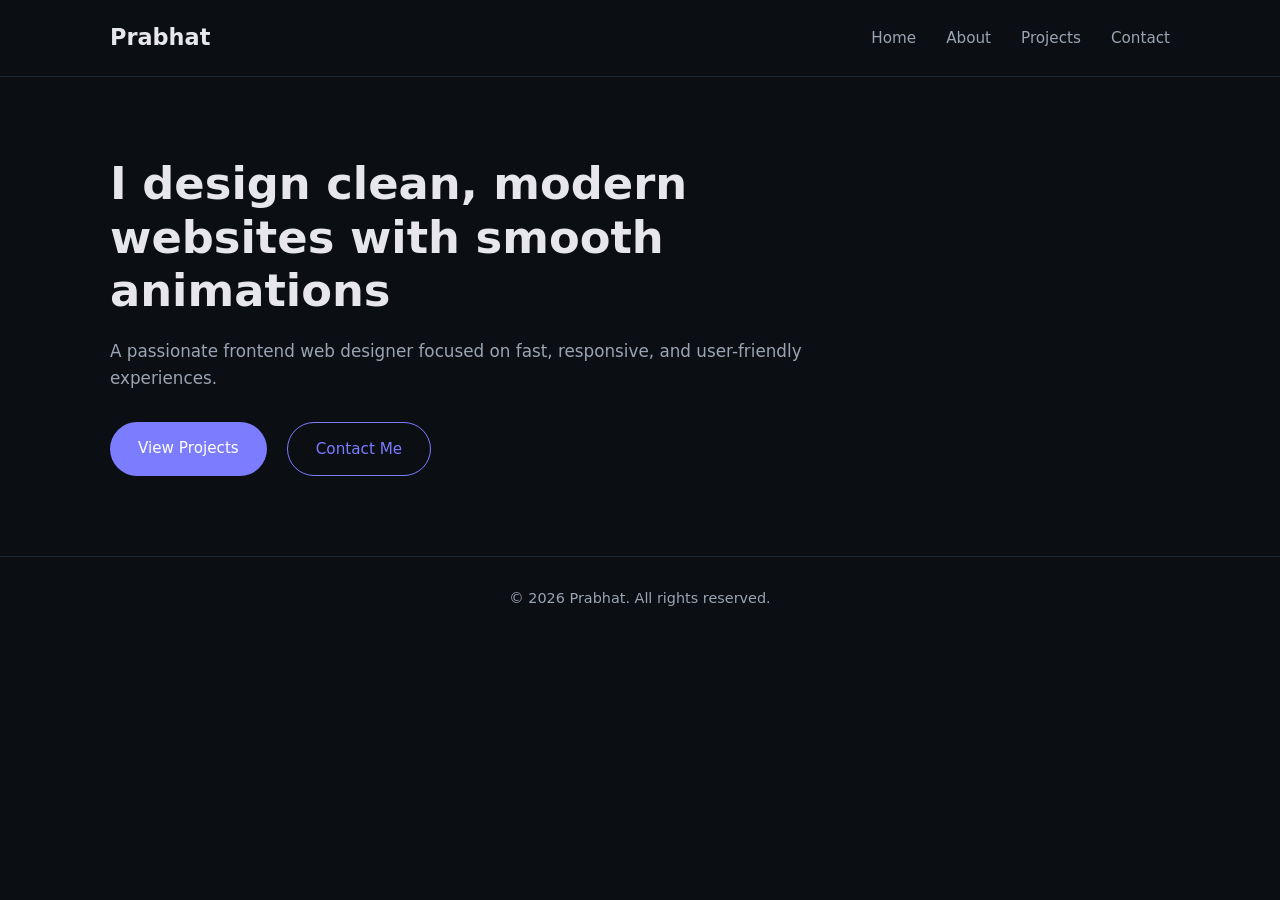
<file: index.html>
<!DOCTYPE html>
<htm lang="en">
    <head>
        <meta charset="UTF-8">
        <meta name="viewport"  content=" width=device-width   initial-scale=1.0">
        <title>Prabhat | fronten web designer</title>
        <link rel="stylesheet" href="index.css" >
    </head>
    <body>

        <header class="header">
            <nav class="nav">
                <a href="index.html" class="logo">Prabhat</a>
                <ul class="nav-links">
      <li><a href="index.html">Home</a></li>
      <li><a href="about.html">About</a></li>
      <li><a href="projects.html">Projects</a></li>
      <li><a href="contact.html">Contact</a></li>
                </ul> 
            </nav>
        </header>

        <main>
            <section class="hero">
                <h1>I design clean, modern websites with smooth animations</h1>
                <p>A passionate frontend web designer focused on fast,
      responsive, and user-friendly experiences.</p>

      <div class="hero-buttons">
  <a href="projects.html" class="btn primary">View Projects</a>
  <a href="contact.html" class="btn secondary">Contact Me</a>
</div>

            </section>

        </main>

        <footer class="footer">
  <p>© 2026 Prabhat. All rights reserved.</p>
</footer>

    </body>
</html>
</file>
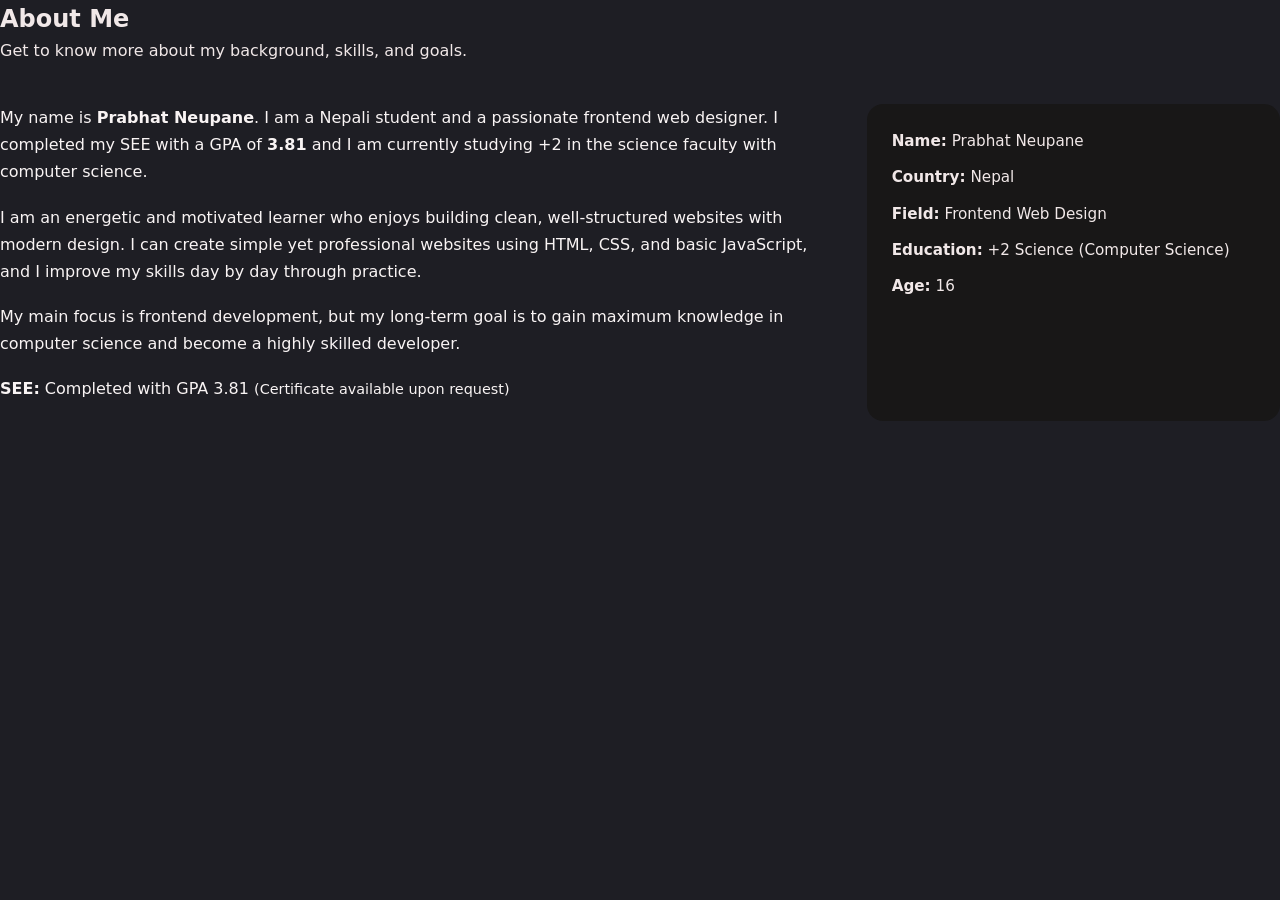
<file: about.html>
<!DOCTYPE html>
<html lang="en">
    <head>
        <meta charset="UTF-8">
        <meta name="viewport" contant="width=device-width   inttial-scale=1.0">
        <title>About | Prabhat Neupane</title>
        <link rel="stylesheet"  href="about.css">
    </head>
    <body>
        
            <main>

  <section class="about">

    <h1 class="page-title">About Me</h1>
    <p class="page-subtitle">
      Get to know more about my background, skills, and goals.
    </p>

    <div class="about-content">

      <div class="about-text">
        <p>
          My name is <strong>Prabhat Neupane</strong>. I am a Nepali student and a
          passionate frontend web designer. I completed my SEE with a GPA of
          <strong>3.81</strong> and I am currently studying +2 in the science faculty
          with computer science.
        </p>

        <p>
          I am an energetic and motivated learner who enjoys building clean,
          well-structured websites with modern design. I can create simple yet
          professional websites using HTML, CSS, and basic JavaScript, and I
          improve my skills day by day through practice.
        </p>

        <p>
          My main focus is frontend development, but my long-term goal is to gain
          maximum knowledge in computer science and become a highly skilled
          developer.
        </p>

        <p>
    <strong>SEE:</strong> Completed with GPA 3.81
    <span class="muted">(Certificate available upon request)</span>
  </p>
      </div>

      <div class="about-info">
        <ul>
          <li><strong>Name:</strong> Prabhat Neupane</li>
          <li><strong>Country:</strong> Nepal</li>
          <li><strong>Field:</strong> Frontend Web Design</li>
          <li><strong>Education:</strong> +2 Science (Computer Science)</li>
          <li><strong>Age:</strong> 16</li>
        </ul>
      </div>

    </div>

  </section>


        </main>
    </body>
</html>
</file>
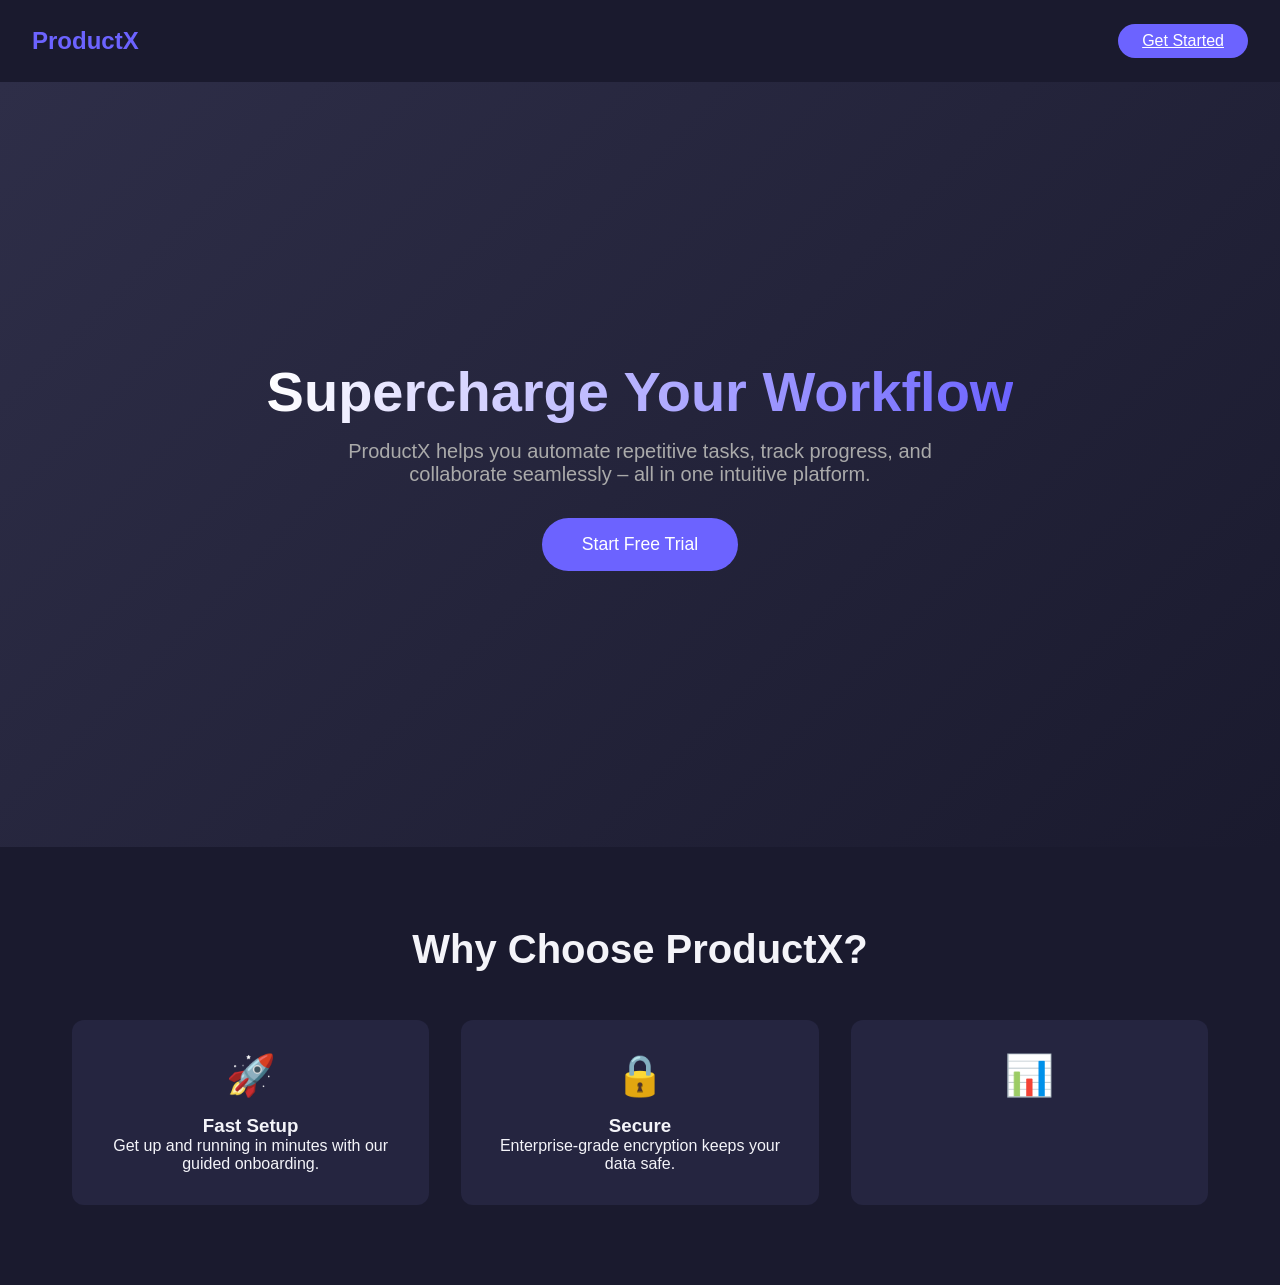
<file: code.html>
<!DOCTYPE html>
<html lang="en">
<head>
  <meta charset="UTF-8">
  <meta name="viewport" content="width=device-width, initial-scale=1.0">
  <title>Product X – Landing Page</title>
  <style>
    /* Inline CSS for quick copy‑paste – you can move to a separate style.css */
    :root { --primary: #6c63ff; --dark: #1a1a2e; --light: #f4f4f9; }
    * { margin: 0; padding: 0; box-sizing: border-box; }
    body { font-family: 'Segoe UI', sans-serif; background: var(--dark); color: var(--light); }
    header { padding: 1.5rem 2rem; display: flex; justify-content: space-between; align-items: center; }
    .logo { font-size: 1.5rem; font-weight: bold; color: var(--primary); }
    .hero {
      height: 85vh;
      display: flex;
      flex-direction: column;
      align-items: center;
      justify-content: center;
      text-align: center;
      background: linear-gradient(135deg, #2e2e48 0%, #1a1a2e 100%);
      padding: 0 1rem;
    }
    .hero h1 { font-size: 3.5rem; margin-bottom: 1rem; background: linear-gradient(90deg, #fff, #6c63ff); -webkit-background-clip: text; -webkit-text-fill-color: transparent; }
    .hero p { font-size: 1.25rem; max-width: 600px; margin-bottom: 2rem; color: #aaa; }
    .cta-btn {
      padding: 1rem 2.5rem;
      background: var(--primary);
      color: #fff;
      border: none;
      border-radius: 50px;
      font-size: 1.1rem;
      cursor: pointer;
      transition: transform 0.2s, box-shadow 0.2s;
    }
    .cta-btn:hover { transform: translateY(-3px); box-shadow: 0 8px 20px rgba(108,99,255,0.4); }
    .features { padding: 5rem 2rem; max-width: 1200px; margin: 0 auto; }
    .features h2 { text-align: center; margin-bottom: 3rem; font-size: 2.5rem; }
    .feature-grid { display: grid; grid-template-columns: repeat(auto-fit, minmax(280px, 1fr)); gap: 2rem; }
    .feature-card {
      background: #252540;
      padding: 2rem;
      border-radius: 12px;
      text-align: center;
      transition: transform 0.3s, box-shadow 0.3s;
    }
    .feature-card:hover { transform: translateY(-5px); box-shadow: 0 10px 30px rgba(0,0,0,0.3); }
    .feature-icon { font-size: 2.5rem; margin-bottom: 1rem; }
    .testimonials { padding: 5rem 2rem; background: #151525; text-align: center; }
    .testimonial { max-width: 700px; margin: 0 auto 2rem; font-style: italic; color: #ccc; }
    .testimonial strong { display: block; margin-top: 0.5rem; color: var(--primary); }
    footer { padding: 2rem; text-align: center; color: #666; }
  </style>
</head>
<body>
  <header>
    <div class="logo">ProductX</div>
    <a href="#contact" class="cta-btn" style="padding: 0.5rem 1.5rem; font-size:1rem;">Get Started</a>
  </header>

  <section class="hero">
    <h1>Supercharge Your Workflow</h1>
    <p>ProductX helps you automate repetitive tasks, track progress, and collaborate seamlessly – all in one intuitive platform.</p>
    <button class="cta-btn" onclick="alert('Redirect to signup…')">Start Free Trial</button>
  </section>

  <section class="features">
    <h2>Why Choose ProductX?</h2>
    <div class="feature-grid">
      <div class="feature-card">
        <div class="feature-icon">🚀</div>
        <h3>Fast Setup</h3>
        <p>Get up and running in minutes with our guided onboarding.</p>
      </div>
      <div class="feature-card">
        <div class="feature-icon">🔒</div>
        <h3>Secure</h3>
        <p>Enterprise‑grade encryption keeps your data safe.</p>
      </div>
      <div class="feature-card">
        <div class="feature-icon">📊</div>
        <h
</file>
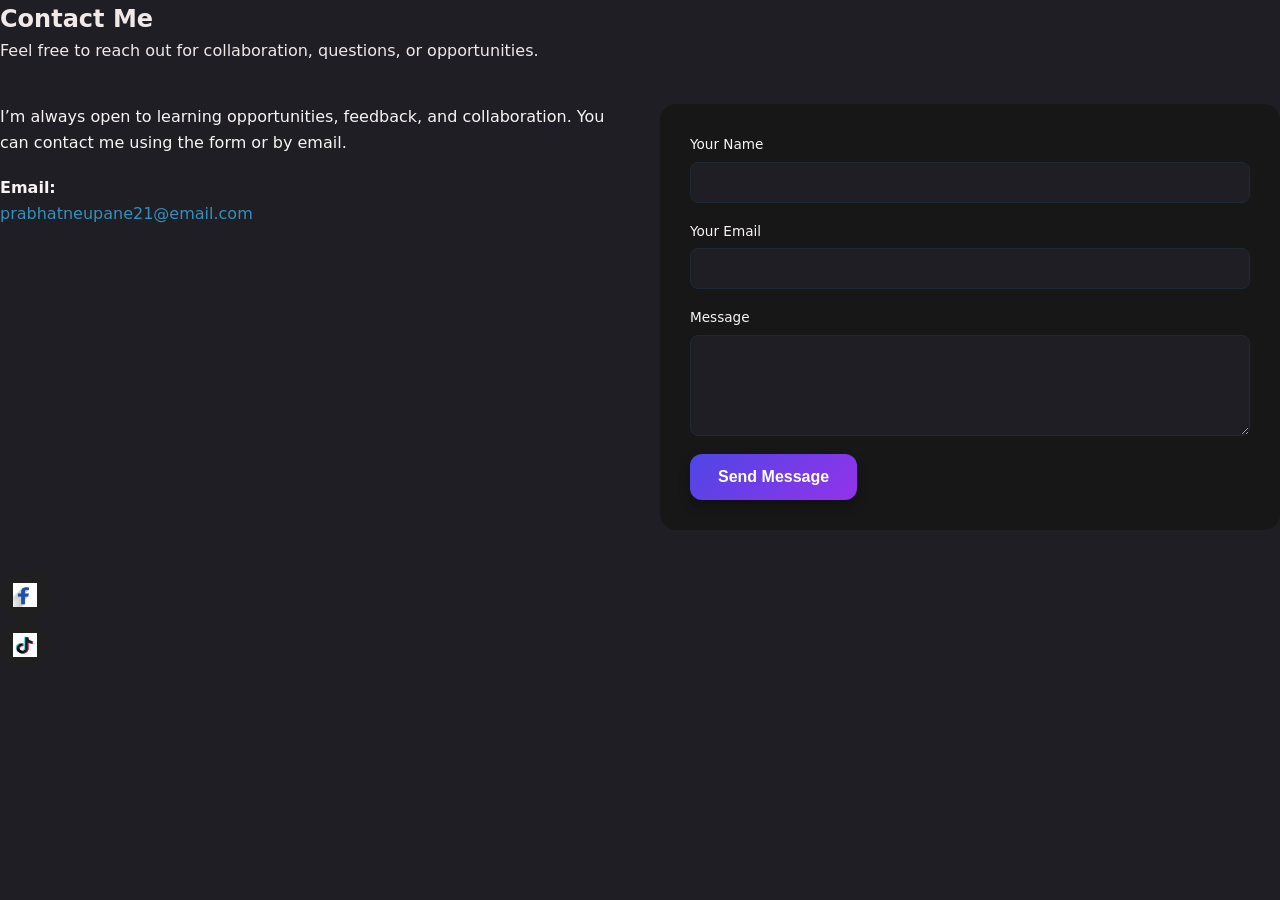
<file: contact.html>
<!DOCTYPE html>
<html lang="en">
    <head>
        <meta charset="UTF-8">
        <meta name="viewport" contact="width=device-width   initial-scale=1.0">
        <title> Contact | Prbhat Neupane </title>
        <link rel="stylesheet" href="contact.css">
        <head>
            <body>
                <main>

  <section class="contact">

    <h1 class="page-title">Contact Me</h1>
    <p class="page-subtitle">
      Feel free to reach out for collaboration, questions, or opportunities.
    </p>

    <div class="contact-container">

      
      <div class="contact-info">
        <p>
          I’m always open to learning opportunities, feedback, and collaboration.
          You can contact me using the form or by email.
        </p>

        <p>
          <strong>Email:</strong><br>
          <a href="mailto:prabhatneupane00@email.com">prabhatneupane21@email.com</a>
        </p>
      </div>

      
      <form class="contact-form">

        <div class="form-group">
          <label for="name">Your Name</label>
          <input type="text" id="name" required>
        </div>

        <div class="form-group">
          <label for="email">Your Email</label>
          <input type="email" id="email" required>
        </div>

        <div class="form-group">
          <label for="message">Message</label>
          <textarea id="message" rows="5" required></textarea>
        </div>

        <button type="submit" class="btn send-btn">
          Send Message
        </button>
        </form>
        
        <div class="social-links">

  <a href="https://www.facebook.com/prabhat.prabhat.675823" target="_blank" aria-label="Facebook">
    <img src="facebook.png" alt="Facebook logo">
  </a>
  <a href="https://www.tiktok.com/@prabhat097" target="_blank" aria-label="TikTok">
    <img src="tiktok.png" alt="TikTok logo">
  </a>
  
</div>

     

    </div>

    

  </section>

</main>
</body>
</html>
</file>
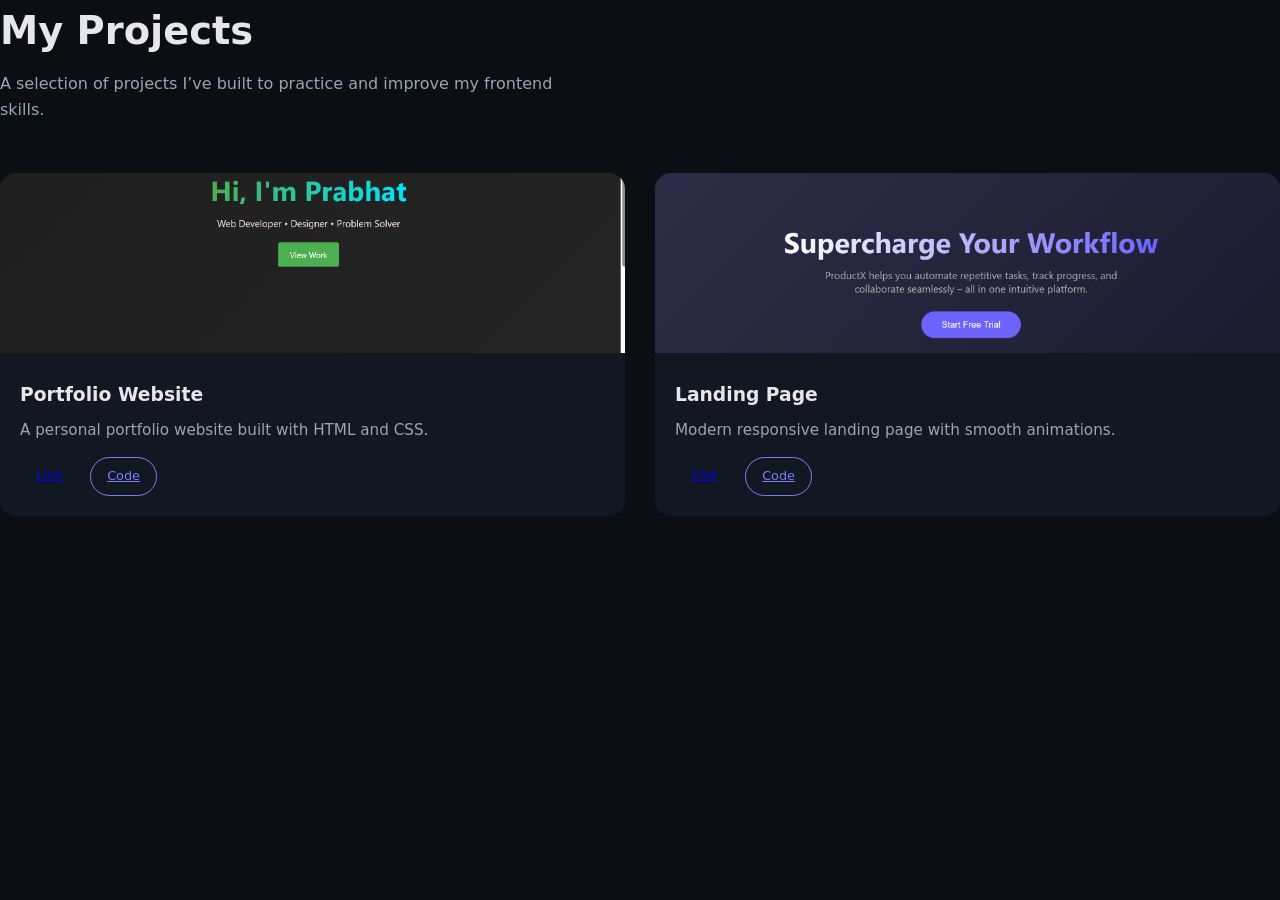
<file: projects.html>
<!DOCTYPE html>
<html lang="en">
    <head>
        <meta charset="UTF-8">
        <meta name="viewport" content="width=device-width  initial-scale=1.0">
        <title>Projects | Prabhat</title>
        <link rel="stylesheet"  href="project.css">
    </head>
    <body>
      <main>

  <section class="projects">

    <h1 class="page-title">My Projects</h1>
    <p class="page-subtitle">
      A selection of projects I’ve built to practice and improve my frontend skills.
    </p>

 
    <div class="projects-grid">

      
      <div class="project-card">
        <img src="project1.png" alt="Project 1 preview">

        <div class="project-content">
          <h3>Portfolio Website</h3>
          <p>A personal portfolio website built with HTML and CSS.</p>

          <div class="project-links">
            <a href="live.html" class="btn small">Live</a>
            <a href="https://github.com/prabhat-14/project-code.git" class="btn small outline" target="_blank">Code</a>
          </div>
        </div>
      </div>

    
      <div class="project-card">
        <img src="project2.png" alt="Project 2 preview">

        <div class="project-content">
          <h3>Landing Page</h3>
          <p>Modern responsive landing page with smooth animations.</p>

          <div class="project-links">
            <a href="code.html" class="btn small">Live</a>
            <a href="https://github.com/prabhat-14/projects-code.git" class="btn small outline" target="_blank">Code</a>
          </div>
        </div>
      </div>

    </div>
  

  </section>

</main>

    </body>
</html>
</file>
<file: index.css>
* {
    padding:0;
    margin:0;
    box-sizing: border-box;
}
 :root{
  --bg: #0b0f14;
  --bg-light: #121821;
  --text: #e6e6eb;
  --muted: #9aa4b2;
  --accent: #7c7cff;
 }
 
    body {
  background-color: var(--bg);
  color: var(--text);
  font-family: system-ui, -apple-system, BlinkMacSystemFont, sans-serif;
  line-height: 1.6;
}
 
.header {
  width: 100%;
  background-color: var(--bg);
  border-bottom: 1px solid #1f2933;
}

.nav {
  max-width: 1100px;
  margin: 0 auto;
  padding: 20px;
  display: flex;
  align-items: center;
  justify-content: space-between;
}

.logo {
  font-size: 1.4rem;
  font-weight: 600;
  color: var(--text);
  text-decoration: none;
}

.nav-links {
  list-style: none;
  display: flex;
  gap: 30px;
}

.nav-links a {
  color: var(--muted);
  text-decoration: none;
  font-size: 0.95rem;
  transition: color 0.3s ease;
}

.nav-links a:hover {
  color: var(--accent);
}

main {
  max-width: 1100px;
  margin: 0 auto;
  padding: 80px 20px;
}

.hero {
  max-width: 700px;
}

.hero h1 {
  font-size: 2.8rem;
  font-weight: 700;
  line-height: 1.2;
  margin-bottom: 20px;
}

.hero p {
  font-size: 1.05rem;
  color: var(--muted);
}

.footer {
  border-top: 1px solid #1f2933;
  padding: 30px 20px;
  text-align: center;
}

.footer p {
  color: var(--muted);
  font-size: 0.9rem;
}

.hero-buttons {
  margin-top: 30px;
  display: flex;
  gap: 20px;
}

.btn {
  padding: 14px 28px;
  border-radius: 30px;
  font-size: 0.95rem;
  text-decoration: none;
  transition: all 0.3s ease;
}

.btn.primary {
  background: var(--accent);
  color: #fff;
}

.btn.primary:hover {
  transform: translateY(-3px);
  box-shadow: 0 10px 30px rgba(124,124,255,0.4);
}

.btn.secondary {
  border: 1px solid var(--accent);
  color: var(--accent);
}

.btn.secondary:hover {
  background: var(--accent);
  color: #fff;
}
</file>
<file: about.css>
* {
    padding:0;
    margin:0;
    box-sizing:border-box;
}
:root {
    --bg: rgb(30, 30, 36);
    --text: rgb(241, 232, 232);
    --bg-light:rgb(24, 23, 23);
    --muted:rgb(249, 244, 244);
    --accent:rgb(51, 144, 188);
}

  body {
  background-color: var(--bg);
  color: var(--text);
  font-family: system-ui, -apple-system, BlinkMacSystemFont, sans-serif;
  line-height: 1.6;
  }
  
.about-content {
  display: grid;
  grid-template-columns: 2fr 1fr;
  gap: 40px;
  margin-top: 40px;
}

.about-text p {
  color: var(--muted);
  margin-bottom: 18px;
  line-height: 1.7;
}

.about-info {
  background: var(--bg-light);
  padding: 25px;
  border-radius: 16px;
}

.about-info ul {
  list-style: none;
}

.about-info li {
  margin-bottom: 12px;
  font-size: 0.95rem;
}

.about-info strong {
  color: var(--text);
}

@media (max-width: 768px) {
  .about-content {
    grid-template-columns: 1fr;
  }
}

.muted {
  color: var(--muted);
  font-size: 0.9rem;
}
</file>
<file: contact.css>
* {
    padding:0;
    margin:0;
    box-sizing:border-box;
}

:root {
    --bg: rgb(30, 30, 36);
    --text: rgb(241, 232, 232);
    --bg-light:rgb(24, 23, 23);
    --muted:rgb(249, 244, 244);
    --accent:rgb(51, 144, 188);
}

  body {
  background-color: var(--bg);
  color: var(--text);
  font-family: system-ui, -apple-system, BlinkMacSystemFont, sans-serif;
  line-height: 1.6;
  }

  .contact-container {
  display: grid;
  grid-template-columns: 1fr 1fr;
  gap: 40px;
  margin-top: 40px;
}

.contact-info p {
  color: var(--muted);
  margin-bottom: 20px;
  line-height: 1.6;
}

.contact-info a {
  color: var(--accent);
  text-decoration: none;
}

.contact-form {
  background: var(--bg-light);
  padding: 30px;
  border-radius: 16px;
}

.form-group {
  display: flex;
  flex-direction: column;
  margin-bottom: 18px;
}

.form-group label {
  font-size: 0.85rem;
  margin-bottom: 6px;
  color: var(--muted);
}

.form-group input,
.form-group textarea {
  background: var(--bg);
  border: 1px solid #1f2933;
  border-radius: 8px;
  padding: 12px;
  color: var(--text);
  font-family: inherit;
}

.form-group input:focus,
.form-group textarea:focus {
  outline: none;
  border-color: var(--accent);
}

@media (max-width: 768px) {
  .contact-container {
    grid-template-columns: 1fr;
  }
}
 
.send-btn {
  background: linear-gradient(135deg, #4f46e5, #9333ea); 
  color: #fff;
  border: none;
  padding: 14px 28px;
  border-radius: 12px;
  font-size: 1rem;
  font-weight: 600;
  cursor: pointer;
  box-shadow: 0 6px 12px rgba(0,0,0,0.3);
  transition: transform 0.3s ease, box-shadow 0.3s ease, background 0.3s ease;
}


.send-btn:hover {
  transform: translateY(-3px) scale(1.05);
  box-shadow: 0 10px 20px rgba(0,0,0,0.5);
  background: linear-gradient(135deg, #9333ea, #4f46e5); /* reverse gradient on hover */
}


.send-btn:active {
  transform: translateY(0) scale(0.98);
  box-shadow: 0 6px 12px rgba(0,0,0,0.3);
}

.send-btn:hover {
  box-shadow: 0 10px 25px rgba(147,51,234,0.7), 0 0 12px #4f46e5;
}

.social-links a {
  gap:20px;
  width: 50px;        /* circle size */
  height: 50px;
  background: #1f1f1f; /* dark circle background */
  border-radius: 50%;  /* makes it circular */
  display: flex;
  align-items: center;
  justify-content:center;
  transition: transform 0.3s ease, box-shadow 0.3s ease;
}

.social-links a img {
  width: 24px; /* logo size inside the circle */
  height: 24px;
  border-radius: 0; /* logo stays rectangular inside circle */
}

.social-links a:hover {
  transform: scale(1.2);
  box-shadow: 0 0 12px var(--accent);
}
</file>
<file: project.css>
* {
    padding:0;
    margin:0;
    box-sizing: border-box;
}
 :root{
  --bg: #0b0f14;
  --bg-light: #121821;
  --text: #e6e6eb;
  --muted: #9aa4b2;
  --accent: #7c7cff;
 }
 
    body {
  background-color: var(--bg);
  color: var(--text);
  font-family: system-ui, -apple-system, BlinkMacSystemFont, sans-serif;
  line-height: 1.6;
    }

    .page-title {
  font-size: 2.4rem;
  margin-bottom: 10px;
}

.page-subtitle {
  color: var(--muted);
  margin-bottom: 50px;
  max-width: 600px;
}

.projects-grid {
  display: grid;
  grid-template-columns: repeat(auto-fit, minmax(280px, 1fr));
  gap: 30px;
}

.project-card {
  background: var(--bg-light);
  border-radius: 16px;
  overflow: hidden;
  transition: transform 0.3s ease, box-shadow 0.3s ease;
}

.project-card:hover {
  transform: translateY(-8px);
  box-shadow: 0 20px 40px rgba(0,0,0,0.4);
}

.project-card img {
  width: 100%;
  height: 180px;
  object-fit: cover;
}

.project-content {
  padding: 20px;
}

.project-content h3 {
  margin-bottom: 8px;
}

.project-content p {
  color: var(--muted);
  font-size: 0.95rem;
  margin-bottom: 15px;
}

.project-links {
  display: flex;
  gap: 12px;
}

.btn.small {
  padding: 8px 16px;
  font-size: 0.8rem;
  border-radius: 20px;
}

.btn.outline {
  border: 1px solid var(--accent);
  color: var(--accent);
  background: transparent;
}

.btn.outline:hover {
  background: var(--accent);
  color: #fff;
}
</file>
